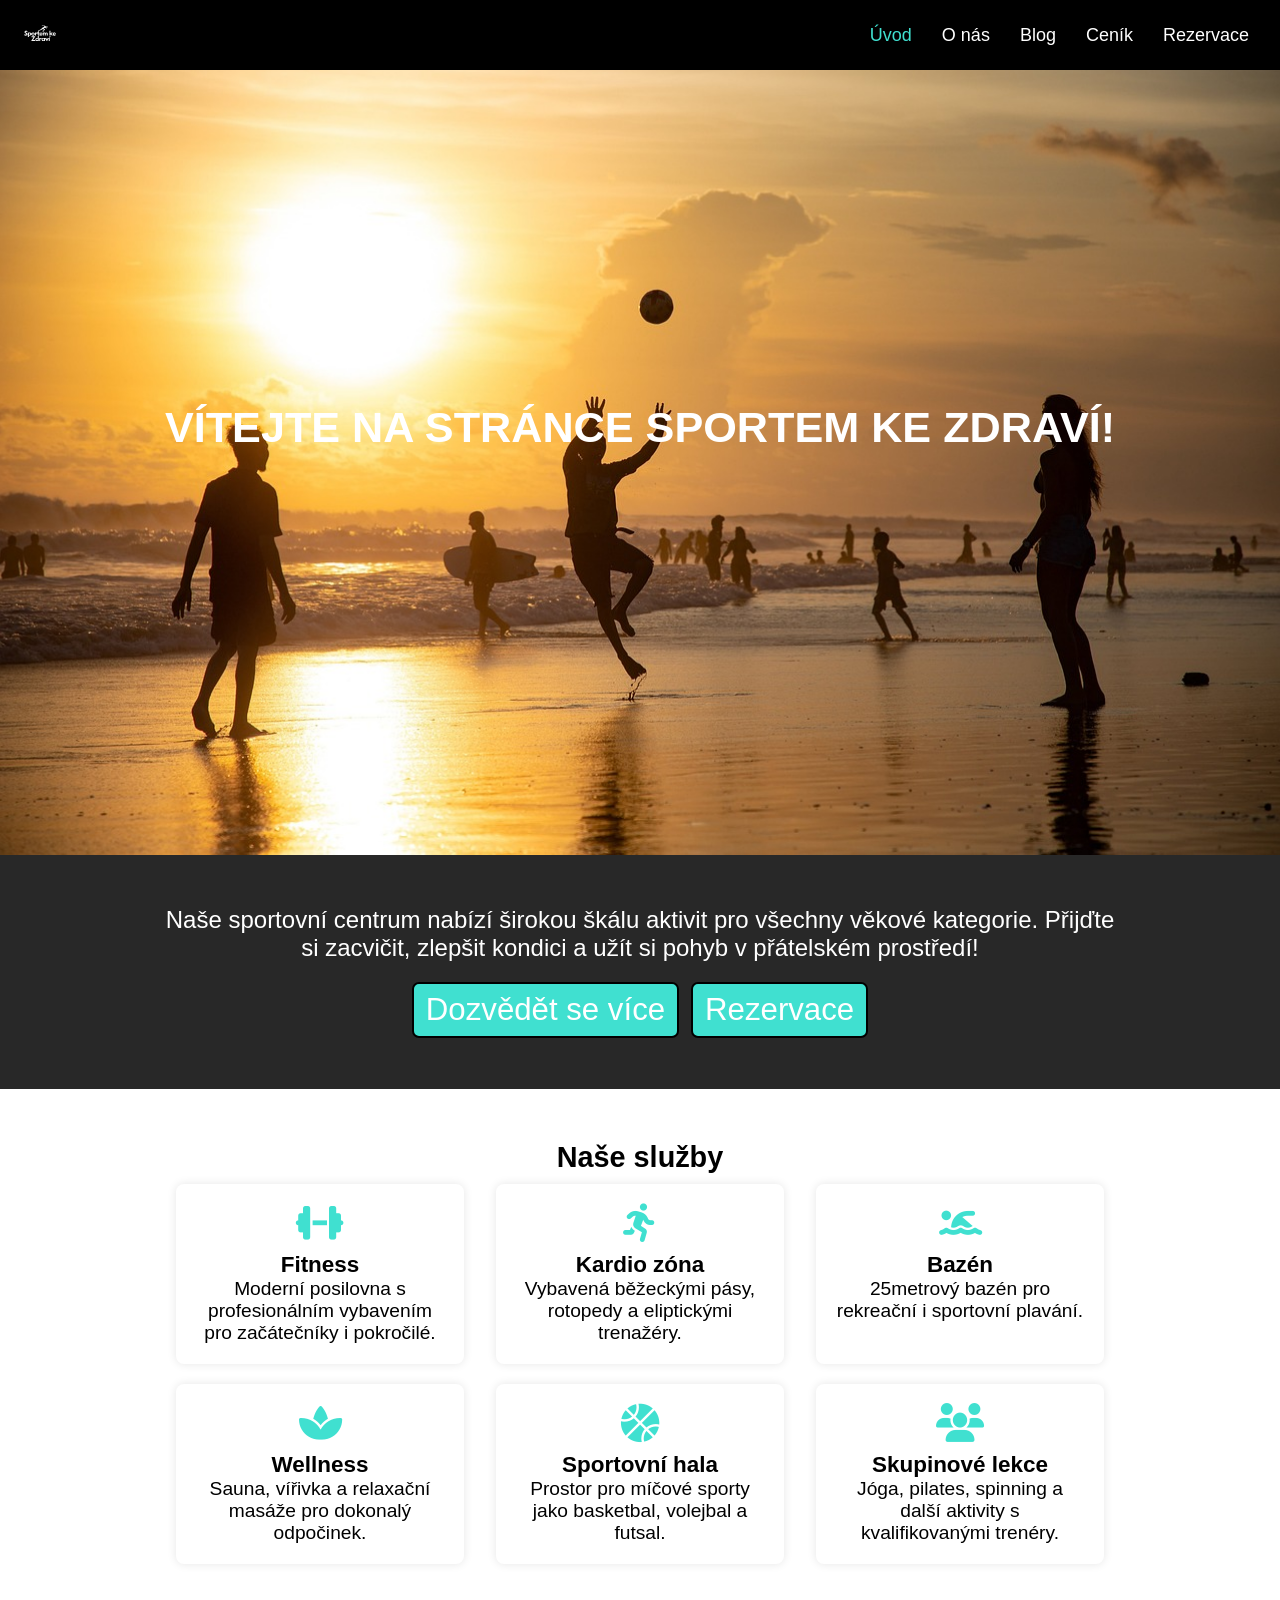
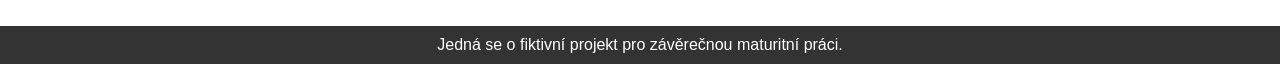
<file: index.html>
<!DOCTYPE html>
<html lang="cs">
<head>
    <meta charset="UTF-8">
    <meta name="viewport" content="width=device-width, initial-scale=1.0">
    <link rel="stylesheet" href="style.css">
    <link rel="stylesheet" href="responsive.css">
    <link rel="icon" type="image/png" href="img/logo.svg">
    <link rel="stylesheet" href="https://cdnjs.cloudflare.com/ajax/libs/font-awesome/6.5.0/css/all.min.css">
    <title>Centrum Sportem ke Zdraví</title>
</head>
<body class="page-1">
    <header>
        <div id="nav">
            <p><a href="index.html"><img src="img/logo.svg" alt=""></a></p>
            <div class="burger-menu" onclick="toggleMenu()">&#9776;</div>
            <ul id="nav-menu">
                <li><a class="active" href="index.html">Úvod</a></li>
                <li><a href="viceinf.html">O nás</a></li>
                <li><a href="blog.html">Blog</a></li>
                <li><a href="cenik.html">Ceník</a></li>
                <li><a href="rezervace.php">Rezervace</a></li>
            </ul>
        </div>
    </header>

    <main>
        <section id="welcome">
            <div id="welcome-content">
                <h1>Vítejte na stránce Sportem ke Zdraví!</h1>
            </div>
        </section>
        <div id="introduction">
            <div id="introduction-content" class="container">
                <p>Naše sportovní centrum nabízí širokou škálu aktivit pro všechny věkové kategorie. Přijďte si zacvičit, zlepšit kondici a užít si pohyb v přátelském prostředí!</p>
            </div>
            <div id="introduction-buttons">
                <a class="btn" href="viceinf.html">Dozvědět se více</a>
                <a class="btn" href="rezervace.php">Rezervace</a>
            </div>
        </div>

        <div id="offer">
            <div id="offer-content" class="container">
                <h2>Naše služby</h2>
                <div id="offers">
                    <div class="item">
                        <i class="fa-solid fa-dumbbell"></i>
                        <h3>Fitness</h3>
                        <p>Moderní posilovna s profesionálním vybavením pro začátečníky i pokročilé.</p>
                    </div>
                    <div class="item">
                        <i class="fas fa-running fa-2x"></i>
                        <h3>Kardio zóna</h3>
                        <p>Vybavená běžeckými pásy, rotopedy a eliptickými trenažéry.</p>
                    </div>
                    <div class="item">
                        <i class="fas fa-swimmer fa-2x"></i>
                        <h3>Bazén</h3>
                        <p>25metrový bazén pro rekreační i sportovní plavání.</p>
                    </div>
                    <div class="item">
                        <i class="fas fa-spa fa-2x"></i>
                        <h3>Wellness</h3>
                        <p>Sauna, vířivka a relaxační masáže pro dokonalý odpočinek.</p>
                    </div>
                    <div class="item">
                        <i class="fas fa-basketball-ball fa-2x"></i>
                        <h3>Sportovní hala</h3>
                        <p>Prostor pro míčové sporty jako basketbal, volejbal a futsal.</p>
                    </div>
                    <div class="item">
                        <i class="fa-solid fa-users"></i>
                        <h3>Skupinové lekce</h3>
                        <p>Jóga, pilates, spinning a další aktivity s kvalifikovanými trenéry.</p>
                    </div>
                </div>
            </div>
        </div>
    </main>

    <footer>
        <p>Jedná se o fiktivní projekt pro závěrečnou maturitní práci.</p>
    </footer>

    <script src="script.js"></script>
</body>
</html>
</file>
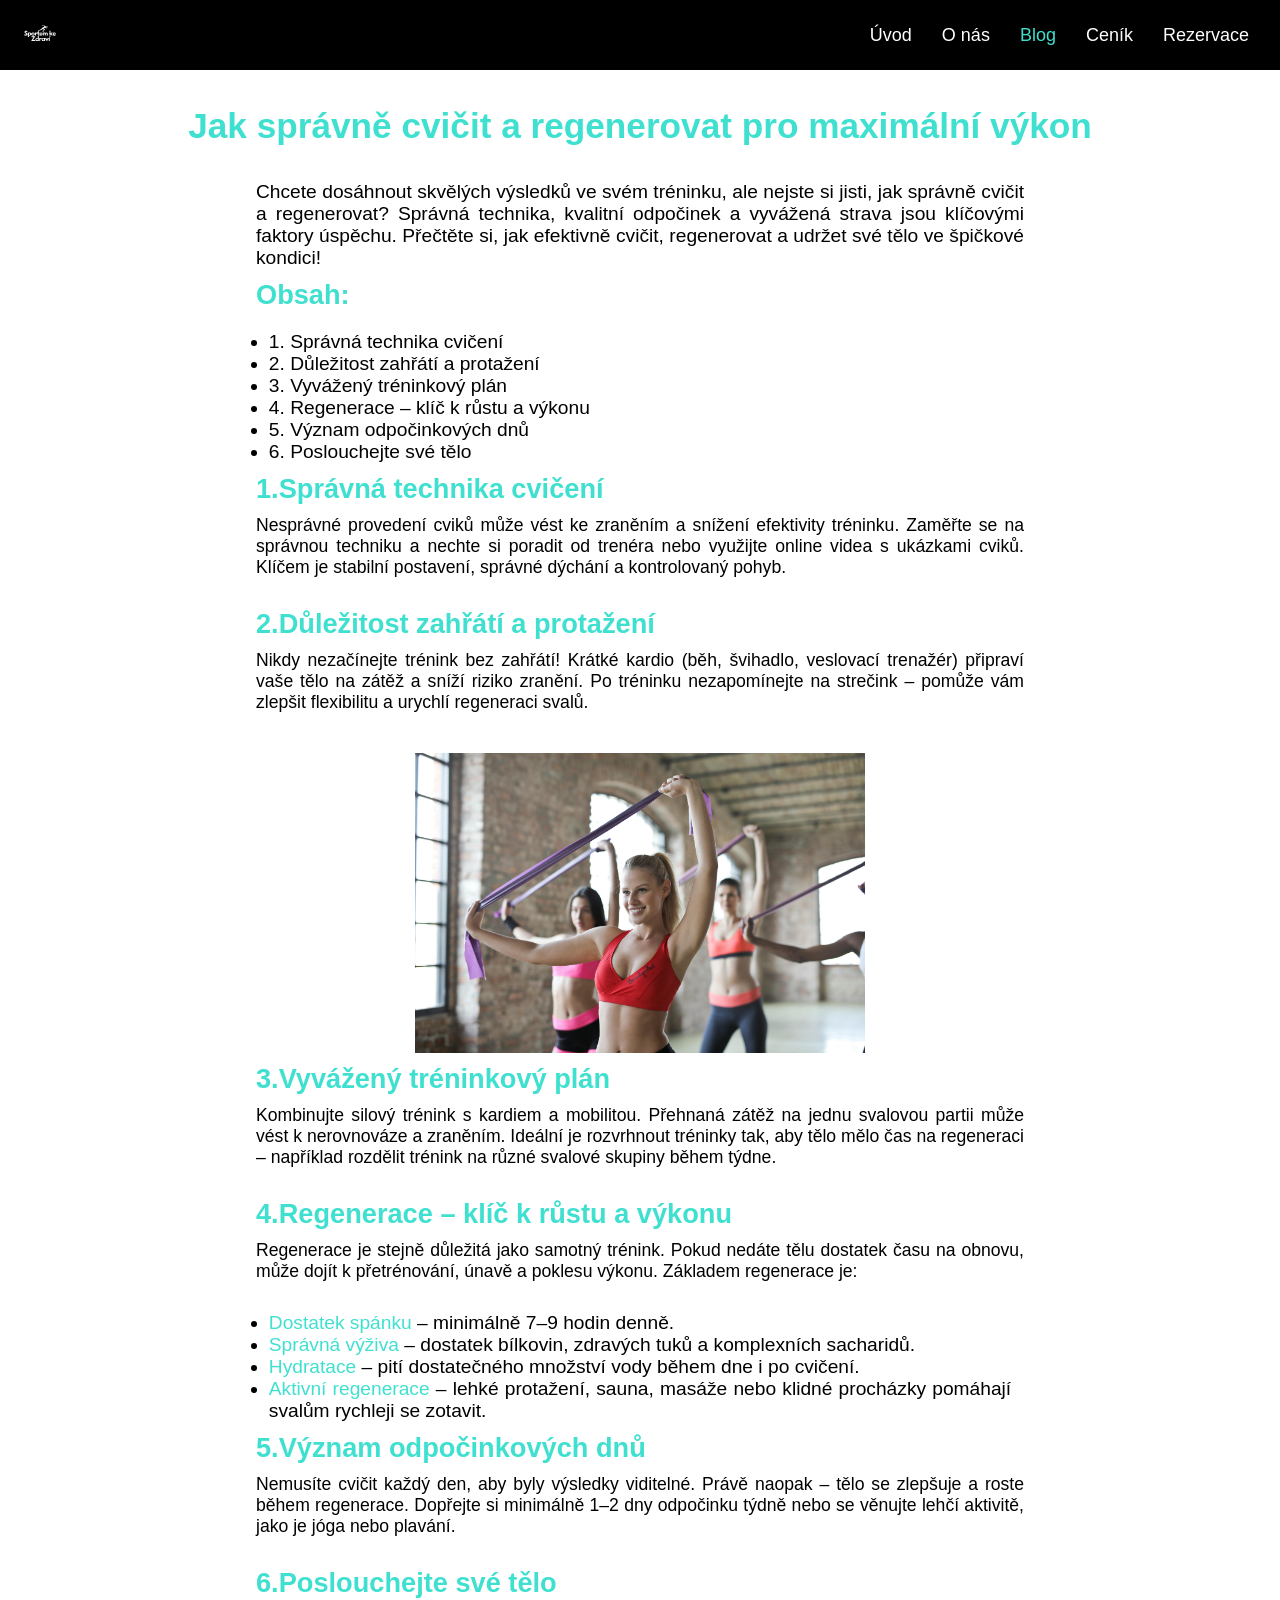
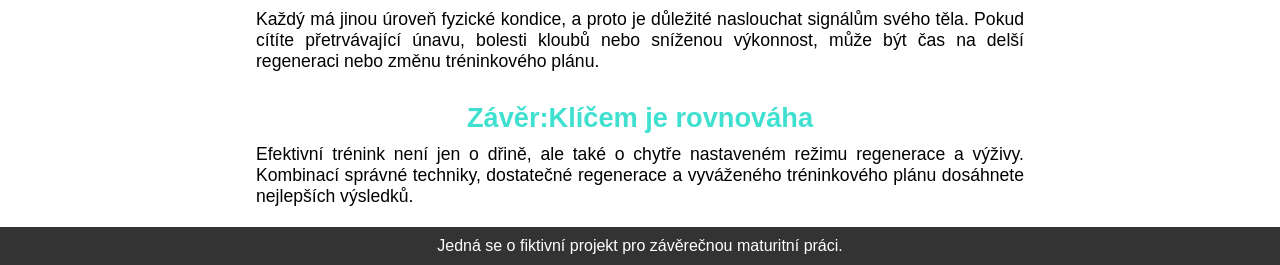
<file: blog.html>
<!DOCTYPE html>
<html lang="cs">
<head>
    <meta charset="UTF-8">
    <meta name="viewport" content="width=device-width, initial-scale=1.0">
    <link rel="stylesheet" href="style.css">
    <link rel="stylesheet" href="responsive.css">
    <link rel="icon" type="image/png" href="img/logo.svg">
    <link rel="stylesheet" href="https://cdnjs.cloudflare.com/ajax/libs/font-awesome/6.5.0/css/all.min.css">
    <title>Centrum Sportem ke Zdraví</title>
</head>
<body class="page-4">
    <header>
        <div id="nav">
            <p><a href="index.html"><img src="img/logo.svg" alt=""></a></p>
            <div class="burger-menu" onclick="toggleMenu()">&#9776;</div>
            <ul id="nav-menu">
                <li><a href="index.html">Úvod</a></li>
                <li><a href="viceinf.html">O nás</a></li>
                <li><a class="active" href="blog.html">Blog</a></li>
                <li><a href="cenik.html">Ceník</a></li>
                <li><a href="rezervace.php">Rezervace</a></li>
            </ul>
        </div>
    </header>

    <div class="about">
        <section class="about">
            <h1>Jak správně cvičit a regenerovat pro maximální výkon</h1>
            <p>Chcete dosáhnout skvělých výsledků ve svém tréninku, ale nejste si jisti, jak správně cvičit a regenerovat? Správná technika, kvalitní odpočinek a vyvážená strava jsou klíčovými faktory úspěchu. Přečtěte si, jak efektivně cvičit, regenerovat a udržet své tělo ve špičkové kondici!</p>
        </section>
    </div>    

    <h2>Obsah:</h2>
    <ul class="obsah">
        <li><a href="#technika" style="color: black;">1. Správná technika cvičení</a></li>
        <li><a href="#zahrati" style="color: black;">2. Důležitost zahřátí a protažení</a></li>
        <li><a href="#plan" style="color: black;">3. Vyvážený tréninkový plán</a></li>
        <li><a href="#regenerace" style="color: black;">4. Regenerace – klíč k růstu a výkonu</a></li>
        <li><a href="#odpocinek" style="color: black;">5. Význam odpočinkových dnů</a></li>
        <li><a href="#poslouchejte" style="color: black;">6. Poslouchejte své tělo</a></li>
    </ul>

    <h2 id="technika">1.Správná technika cvičení</h2>
    <p class="text">Nesprávné provedení cviků může vést ke zraněním a snížení efektivity tréninku. Zaměřte se na správnou techniku a nechte si poradit od trenéra nebo využijte online videa s ukázkami cviků. Klíčem je stabilní postavení, správné dýchání a kontrolovaný pohyb.</p>

    <h2 id="zahrati">2.Důležitost zahřátí a protažení</h2>
    <p class="text">Nikdy nezačínejte trénink bez zahřátí! Krátké kardio (běh, švihadlo, veslovací trenažér) připraví vaše tělo na zátěž a sníží riziko zranění. Po tréninku nezapomínejte na strečink – pomůže vám zlepšit flexibilitu a urychlí regeneraci svalů.</p>
    <div class="container">
        <img src="img/čtvere.jpg" alt="protazeni" width="100" height="100">
    </div>


    <h2 id="plan">3.Vyvážený tréninkový plán</h2>
    <p class="text">Kombinujte silový trénink s kardiem a mobilitou. Přehnaná zátěž na jednu svalovou partii může vést k nerovnováze a zraněním. Ideální je rozvrhnout tréninky tak, aby tělo mělo čas na regeneraci – například rozdělit trénink na různé svalové skupiny během týdne.</p>

    <h2 id="regenerace">4.Regenerace – klíč k růstu a výkonu</h2>
    <p class="text">Regenerace je stejně důležitá jako samotný trénink. Pokud nedáte tělu dostatek času na obnovu, může dojít k přetrénování, únavě a poklesu výkonu. Základem regenerace je:</p>
    <ul class="obsah">
        <li><span style="color: turquoise;">Dostatek spánku</span> – minimálně 7–9 hodin denně.</li>
        <li><span style="color: turquoise;">Správná výživa</span> – dostatek bílkovin, zdravých tuků a komplexních sacharidů.</li>
        <li><span style="color: turquoise;">Hydratace</span> – pití dostatečného množství vody během dne i po cvičení.</li>
        <li><span style="color: turquoise;">Aktivní regenerace</span> – lehké protažení, sauna, masáže nebo klidné procházky pomáhají svalům rychleji se zotavit.</li>
    </ul>

    <h2 id="odpocinek">5.Význam odpočinkových dnů</h2>
    <p class="text">Nemusíte cvičit každý den, aby byly výsledky viditelné. Právě naopak – tělo se zlepšuje a roste během regenerace. Dopřejte si minimálně 1–2 dny odpočinku týdně nebo se věnujte lehčí aktivitě, jako je jóga nebo plavání.</p>

    <h2 id="poslouchejte">6.Poslouchejte své tělo</h2>
    <p class="text">Každý má jinou úroveň fyzické kondice, a proto je důležité naslouchat signálům svého těla. Pokud cítíte přetrvávající únavu, bolesti kloubů nebo sníženou výkonnost, může být čas na delší regeneraci nebo změnu tréninkového plánu.</p>

    <h2 id="zaver">Závěr:Klíčem je rovnováha</h2>
    <p class="text">Efektivní trénink není jen o dřině, ale také o chytře nastaveném režimu regenerace a výživy. Kombinací správné techniky, dostatečné regenerace a vyváženého tréninkového plánu dosáhnete nejlepších výsledků.</p>



    <footer>
        <p>Jedná se o fiktivní projekt pro závěrečnou maturitní práci.</p>
    </footer>

    <script src="script.js"></script>
</body>    

</html>
</file>
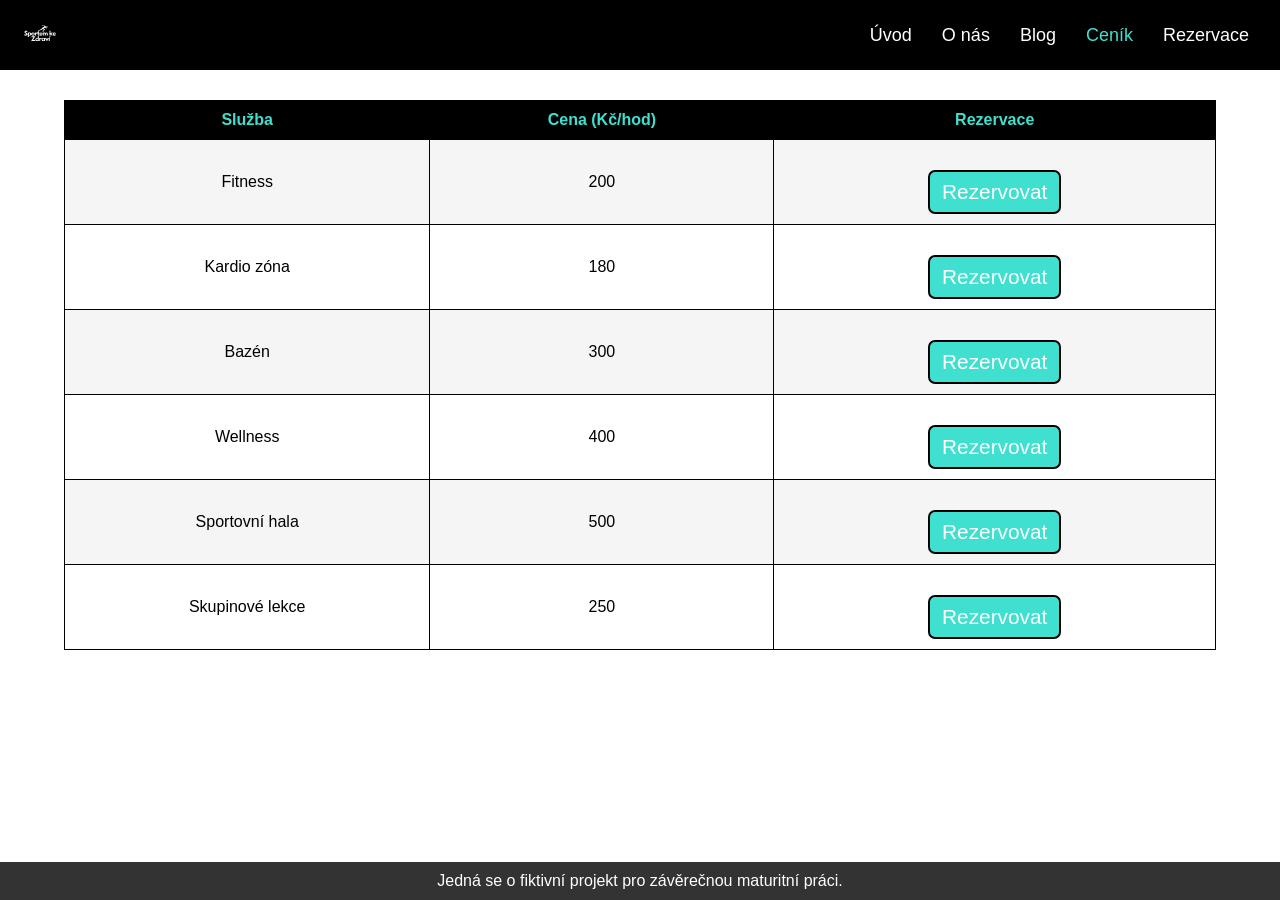
<file: cenik.html>
<!DOCTYPE html>
<html lang="cs">
<head>
    <meta charset="UTF-8">
    <meta name="viewport" content="width=device-width, initial-scale=1.0">
    <title>Pronájem</title>
    <link rel="stylesheet" href="style.css">
    <link rel="stylesheet" href="responsive.css">
    <link rel="icon" type="image/png" href="img/logo.svg?v=2">
</head>
<body class="page-3">
        <header>
            <div id="nav">
                <p><a href="index.html"><img src="img/logo.svg?v=2" alt="logo"></a></p>
                <div class="burger-menu" onclick="toggleMenu()">&#9776;</div>
                <ul id="nav-menu">
                    <li><a href="index.html">Úvod</a></li>
                    <li><a href="viceinf.html">O nás</a></li>
                    <li><a href="blog.html">Blog</a></li>
                    <li><a class="active" href="cenik.html">Ceník</a></li>
                    <li><a href="rezervace.php">Rezervace</a></li>
                </ul>
            </div>
        </header>
            <table>
                <tr>
                    <th>Služba</th>
                    <th>Cena (Kč/hod)</th>
                    <th>Rezervace</th>
                </tr>
                <tr>
                    <td>Fitness</td>
                    <td>200</td>
                    <td class="rezervace"><a href="rezervace.php?id=1" class="btn">Rezervovat</a></td>
                </tr>
                <tr>
                    <td>Kardio zóna</td>
                    <td>180</td>
                    <td class="rezervace"><a href="rezervace.php?id=2" class="btn">Rezervovat</a></td>
                </tr>
                <tr>
                    <td>Bazén</td>
                    <td>300</td>
                    <td class="rezervace"><a href="rezervace.php?id=3" class="btn">Rezervovat</a></td>
                </tr>
                <tr>
                    <td>Wellness</td>
                    <td>400</td>
                    <td class="rezervace"><a href="rezervace.php?id=4" class="btn">Rezervovat</a></td>
                </tr>
                <tr>
                    <td>Sportovní hala</td>
                    <td>500</td>
                    <td class="rezervace"><a href="rezervace.php?id=5" class="btn">Rezervovat</a></td>
                </tr>
                <tr>
                    <td>Skupinové lekce</td>
                    <td>250</td>
                    <td class="rezervace"><a href="rezervace.php?id=6" class="btn">Rezervovat</a></td>
                </tr>
            </table>


    <footer>
        <p>Jedná se o fiktivní projekt pro závěrečnou maturitní práci.</p>
    </footer>

    <script src="script.js"></script>
</body>  
</html>
</file>
<file: style.css>
/* Reset */
* {
    margin: 0;
    padding: 0;
    box-sizing: border-box;
}

/* Utility */
:root {
    --primary: turquoise;
    --container-width: 30%;
    --container-height: 200px;
}

.main {
    display: flex;
    justify-content: center;
    align-items: center;
    height: 100vh;
    flex: 1;
}

html, body {
    margin: 0;
    padding: 0;
    min-height: 100vh;
    display: flex;
    flex-direction: column;

}   

.container {
    max-width: 1000px;
    margin: auto;
    padding: 0 20px;
}

.primary {
    color: var(--primary);
}

.btn {
    text-align: center;
    margin: 0 6px;
    padding: 7px;
    border: 2px solid black;
    border-radius: 7px;
    font-size: 1.3em;
    background-color: var(--primary);
    color: white;
    margin-top: 20px;
}

.btn:hover {
    background-color: turquoise;
}

.btn.disabled {
    background-color: gray;
    cursor: not-allowed;
}

body {
    font-family: sans-serif;
}

a {
    text-decoration: none;
    color: white;
}

img {
    object-fit: scale-down !important;
    width: auto;
    height: 100%;
}

/*Burger menu*/
.burger-menu {
    display: none;
    font-size: 2em;
    cursor: pointer;
    position: absolute;
    right: 20px; /* Posune burger doprava */
    top: 15px;
    color: white;
    z-index: 1000; /* Aby bylo nad ostatními prvky */
}

/* Header Section */
#nav {
    background-color: black;
    display: flex;
    justify-content: space-between;
    align-items: center;
    color: white;
    position: fixed;
    top: 0;
    height: 70px;
    width: 100%;
    padding: 1em;
    z-index: 100;
}
#nav-menu {
    display: flex;
    list-style: none;
}

#nav-menu li {
    padding: 0 15px;
}

#nav-menu li a {
    color: white;
    font-size: 18px;
    text-decoration: none;
}

#nav-menu li a.active,
#nav-menu li a:hover {
    color: var(--primary);
}


/* Welcome Section */
#welcome {
    background: url("img/sunset.jpg") no-repeat center center/cover;
    height: 95vh;
    display: flex;
    align-items: center;
    justify-content: center;
    color: white;
    text-align: center;
    font-size: 1.8rem;
    font-weight: bold;
    text-transform: uppercase;
}

/* Introduction */
#introduction {
    background-color: #282828;
    padding: 4% 0;
    text-align: center;
    font-size: 1.5em;
    color: white;
}

#introduction-buttons {
    display: flex;
    justify-content: center;
}

/* Offer Section */
#offer {
    background-color: white;
    padding: 4% 0;
    text-align: center;
    font-size: 1.2em;
}

#offers {
    display: flex;
    flex-wrap: wrap;
    justify-content: space-around;
}

.item {
    width: 30%;
    padding: 20px;
    margin: 10px;
    background: #fff;
    box-shadow: 0 0 10px rgba(0, 0, 0, 0.1);
    text-align: center;
    border-radius: 8px;
}

.item i {
    font-size: 2em;
    color: var(--primary);
    margin-bottom: 10px;
}


/***************** viceinfo *****************/

.about {
    overflow-x: hidden; /* Skryta­ scrollbaru */
    overflow-y: hidden
}

.about h1 {
    display: block;
    margin: 3em 0 1em 0;
    font-size: 2.2em;
    text-align: center;
    color: turquoise;
    font-weight: bold;
}

.about p {
    margin: 0 20%;
    font-size: 1.2em;
    text-align: justify;
}

.page-2 .container {
    display: flex;
    justify-content: space-between; /* Rovnoměrně rozprostře obrázky */
    margin-top: 20px;
    align-items: center;
}
.page-2 .container img {
    width: 320px ; /* Šířka obrázku */
    height: auto; /* Výška se přizpůsobí poměru stran obrázku */
    border: 5px solid #000; /* Rámeček černé barvy a tloušťky 5px */
    box-sizing: border-box; /* Zajistí, že padding a border neovlivní velikost obrázku */
}

#video {
    display: flex;
    justify-content: center;
    padding-bottom: 10px;
}

/***************** Ceník *****************/
table {
    width: 100%;
    border-collapse: collapse;
    margin: 5%;
    width: 90%;
    margin-bottom: 30px;
    margin-top: 100px;
}

tr:nth-child(even) td#rezervace{
    background-color: whitesmoke; 
}

tr:nth-child(even){
    background-color: whitesmoke; 
}

th, td {
    border: 1px solid black;
    padding: 10px;
    text-align: center;
    max-width: 20%;
}

#rezervace {
    background-color: white;
    color: turquoise;
    padding: 5px 10px;
    border-radius: 5px;
    max-width: 100px;
}



th {
    background-color: black;
    color: turquoise;
}

.btn {
    display: inline-block;
    padding: 8px 12px;
    text-decoration: none;
}

.btn:hover {
    background-color: black;
}

#footer {
    background: #333;
    color: white;
    text-align: center;
    padding: 10px;
    margin-top: auto;
}
/***************** Blog *****************/

.page-4 h2{
    color: turquoise;
    margin: 0 20%;
    font-size: 1.7em;
    text-align: justify;
    padding-top: 10px;
    padding-bottom: 10px;
    scroll-margin-top: 70px; /* Uprav hodnotu podle výšky navigace */
}

.page-4 .text  {
    margin: 0 20%;
    font-size: 1.1em;
    text-align: justify;
    padding-bottom: 20px;
}
.page-4 .obsah {
    margin: 0 21%;
    font-size: 1.2em;
    text-align: justify;
    padding-top: 10px;
}

.page-4 .container {
    display: flex;
    justify-content: center ;
    width: 300px ; /* Šířka obrázku */
    height: 300px; /* Výška se přizpůsobí poměru stran obrázku */
    margin-top: 20px;
}

#zaver {
    display: flex;
    justify-content: center;
}

    

/***************** Rezervace *****************/
/* Form */

#reservation-form {
    flex: 1; /* Rezervace vyplní volný prostor */
    display: flex;
    flex-direction: column;
    justify-content: center;
    align-items: center;
    margin-bottom: 20px;
}
#reservation-content {
    font-size: 1.2em;   
    overflow-y: hidden; /* SkrytĂ­ scrollbaru */
}

#reservation-content #form {
    justify-content: space-between;
    border: 1px solid black;
    border-radius: 8px;
    background-color: #e9e9e9;
}

#reservation-form h1 {
    margin: 3em 0 1em 0;
    text-align: center;
    font-size: 1.8em;
}

#reservation-content form {
    width: 60%;
    padding: 1em;
    margin: 0 auto;
}

#reservation-content form input {
    margin: 1em 0;
    width: 100%;
    height: 5vh;
}

#reservation-content form textarea {
    margin: 1em 0;
    width: 100%;
    height: 10vh;
}

#reservation-content form div#room {
    font-size: 1em;
    text-align: left;
    margin: 1em 0;
}

#reservation-content form select {
    width: 100%;
    height: 5vh;
    cursor: pointer;
}

#reservation-content form input[type="submit"] {
    font-size: 1em;
    margin: 1em 0;
    width: 5.5em;
    height: 1.9em;
    cursor: pointer;
}
/*****************dekujeme*****************/

#page-6 body {
    display: flex;
    justify-content: center;
    align-items: center;


}
#thank-you {
    text-align: center; /* Horizontální zarovnání textu */
    width: 100%; /* Přizpůsobí se šířce obrazovky */
    margin-top: 150px;
    font-size: 2rem;
}
/* Footer */
footer {
    background: #333;
    color: white;
    text-align: center;
    padding: 10px;
    margin-top: auto; /* Posune footer dolů */
    width: 100%;
}

@media screen and (max-width: 768px) { 
    .burger-menu {
        display: block;
    }

    #nav {
        position: relative;
    }

    #nav-menu {
        display: none;
        flex-direction: column;
        position: absolute;
        top: 60px;
        right: 0;
        background: black;
        width: 200px;
        text-align: center;
    }

    #nav-menu.active {
        display: flex;
    }

    #nav-menu li {
        margin: 10px 0;
    }

    #nav-menu a {
        color: white;
        text-decoration: none;
        font-size: 1.2em;
        display: block;
    }
}
@media (max-width: 500px) {
    h2 {
        font-size: 2.5rem;
    }

    p {
        font-size: 1rem;
        padding: 0 5%;
    }

    .cta-button {
        font-size: 1rem;
    }
}
</file>
<file: responsive.css>
/* Pro mobilní zařízení */
@media (max-width: 768px) {

    #nav {
        flex-direction: column;
        align-items: flex-start;
    }

    #nav-menu {
        display: none;
        flex-direction: column;
        width: 100%;
    }

    #nav-menu li {
        margin: 10px 0;
    }

    .burger-menu {
        display: block;
        font-size: 30px;
        cursor: pointer;
    }

    .active {
        color: #f8b400;
    }

    #introduction {
        padding: 30px 15px;
    }

    #offer .item {
        width: 100%;
        margin-bottom: 20px;
    }

    #welcome h1 {
        font-size: 2rem;
    }

    #offer-content {
        text-align: center; /* Zarovnání celého obsahu */
        display: flex;
        flex-direction: column; /* Hlavní směr: sloupec */
        align-items: center;
    }
    
    #offer-content h2 {
        width: 100%;
        text-align: center;
        margin-bottom: 20px; /* Větší mezera mezi nadpisem a boxy */
    }
    
    #offers {
        display: flex;
        flex-wrap: wrap;
        justify-content: center;
        gap: 15px;
        width: 100%;
    }
    
    /* Položky pod sebou na mobilu */
    .item {
        width: 90%; /* Na mobilu téměř celá šířka */
        max-width: 400px; /* Maximální šířka */
        text-align: center;
        padding: 20px;
    }
    

     /* Tabulka */
    table {
        width: 80%;
        margin: 20px auto;
        border-collapse: collapse;
    }

    th, td {
        border: 1px solid #ddd;
        padding: 10px;
        text-align: center;
    }

    th {
        background-color: black;
        color: turquoise;
    }

    td a.btn {
        display: inline-block;
        padding: 8px 15px;
        background-color: turquoise;
        color: white;
        text-decoration: none;
        border-radius: 5px;
    }


    /* Obrázky */
    .container {
        display: flex;
        justify-content: center;
        gap: 15px;
        padding: 20px;
        flex-wrap: wrap; /* Přidáno pro zalomení při zmenšení */
    }
    
    /* Obrázky ve výchozím stavu */
    .container img {
        width: 30%;
    }
    /* Video */
    #video {
        text-align: center;
        padding: 20px;
    }

    /* O nás */
    .about h1 {
        margin: 0 auto; /* Použijte auto pro vycentrování */
        padding: 0 5%; /* Nastavení menších okrajů */
        font-size: 1.8rem;
        text-align: center;
        width: 90%; /* Ujistěte se, že šířka je přizpůsobena */
        margin-top: 50px;
        margin-bottom: 20px;
    }

    .about p {
        margin: 0 auto; /* Použijte auto pro vycentrování */
        padding: 0 5%; /* Nastavení menších okrajů */
        font-size: 16px;
        text-align: justify;
        width: 90%; /* Ujistěte se, že šířka je přizpůsobena */
    }

    /* blog */
    .page-4 .text, .page-4 .obsah {
        margin: 0 auto; /* Použijte auto pro vycentrování */
        padding: 0 5%; /* Nastavení menších okrajů */
        font-size: 16px;
        text-align: justify;
        width: 90%; /* Ujistěte se, že šířka je přizpůsobena */
    }

    .page-4 h2 {
        font-size: 1.5rem;
        margin: 0 auto;
        margin-top: 10px;
        margin-bottom: 10px;
        color: turquoise;
        width: 90%;
    }

    .page-4 .container {
        margin-top: 0;
        margin-bottom: 0;
        padding: 0;
    }	
    
/* Na mobilech zobrazit obrázky pod sebou */
@media screen and (max-width: 768px) {
    .container {
        flex-direction: column;
        align-items: center; /* Zarovná obrázky na střed */
    }

    .container img {
        width: 80%; /* Šířka obrázku pro mobilní zobrazení */
    }
}

/* Responzivita pro menší obrazovky */
@media (max-width: 768px) {
    #nav {
        flex-direction: column;
        align-items: flex-start;
    }

    #nav-menu {
        display: none;
        flex-direction: column;
        width: 100%;
    }

    #nav-menu li {
        margin: 10px 0;
    }

    .burger-menu {
        display: block;
        font-size: 30px;
        cursor: pointer;
        color: white;
    }

    table {
        width: 95%;
    }

    th, td {
        padding: 8px;
    }
    
    .btn {
        font-size: 1rem;
    }
}
}


/* Když je burger menu kliknuto */
@media (max-width: 768px) {
    #nav-menu.active {
        display: flex;
    }
}
</file>
